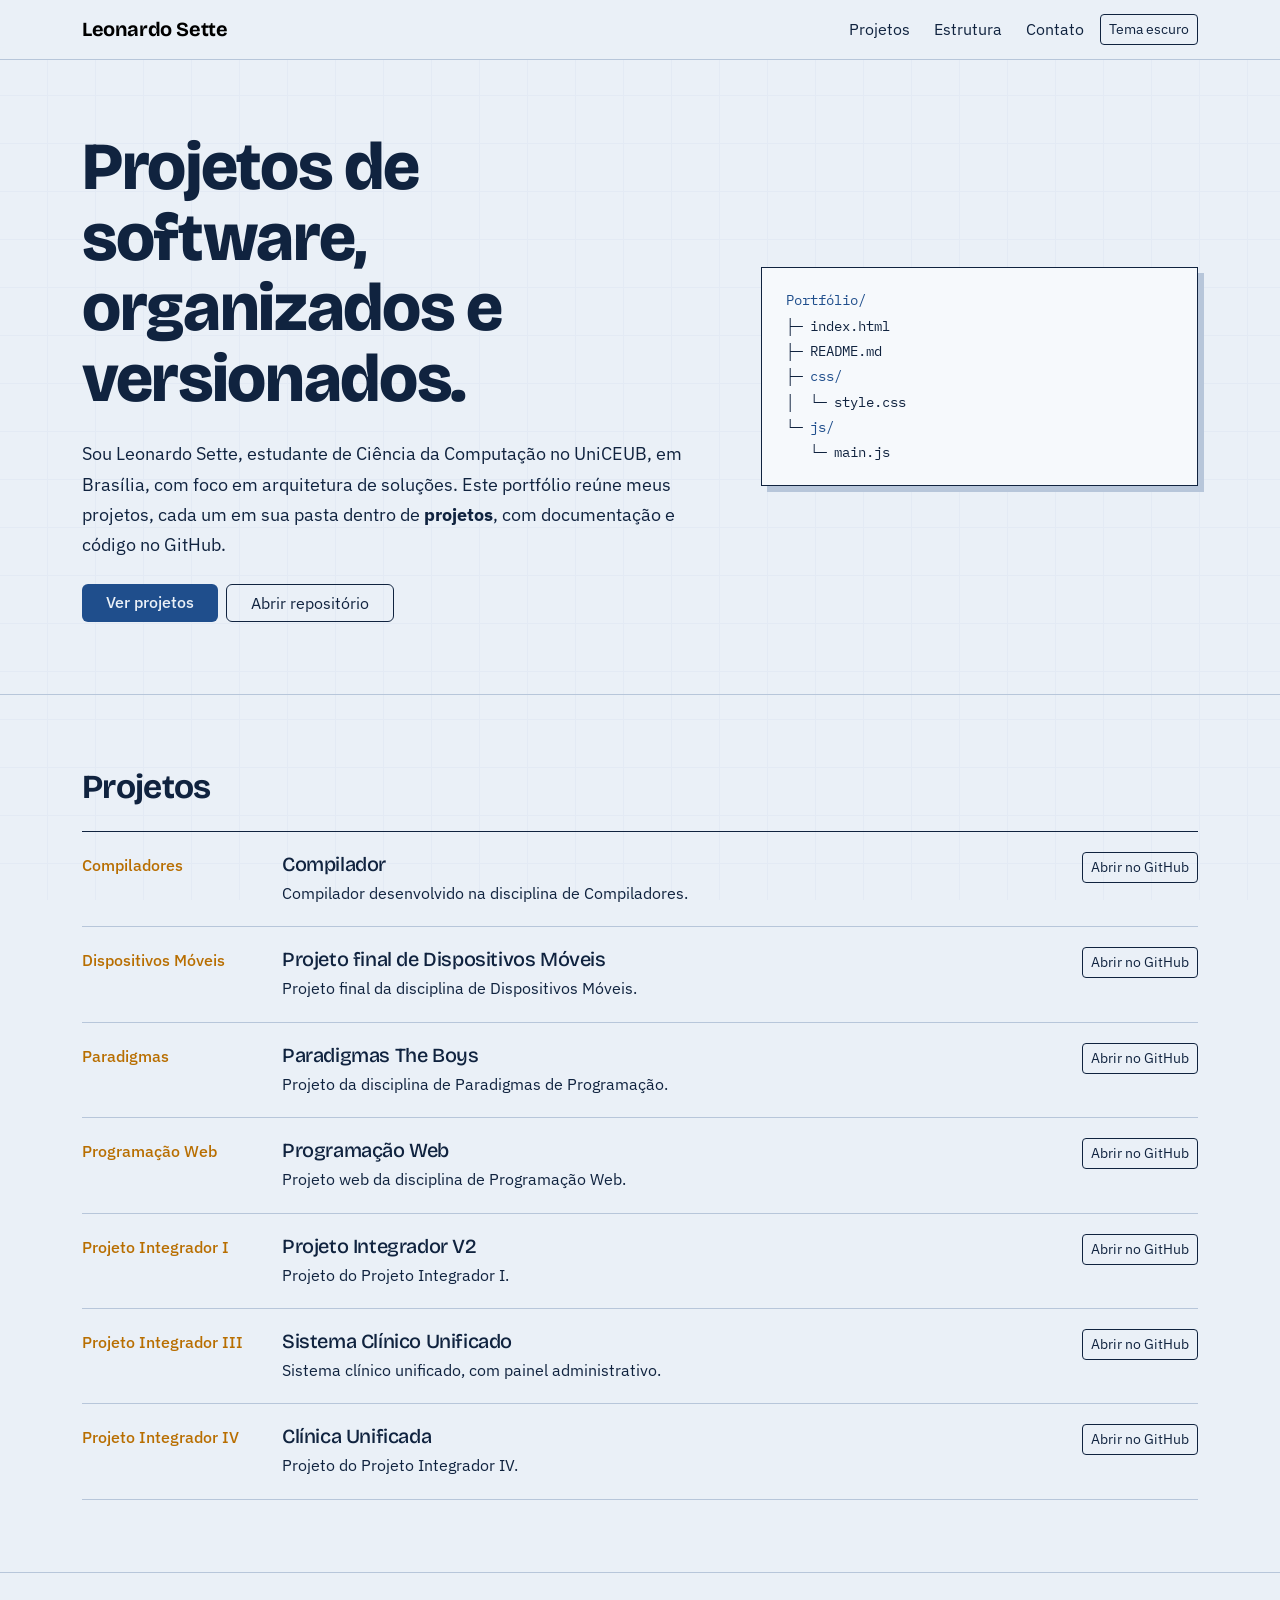
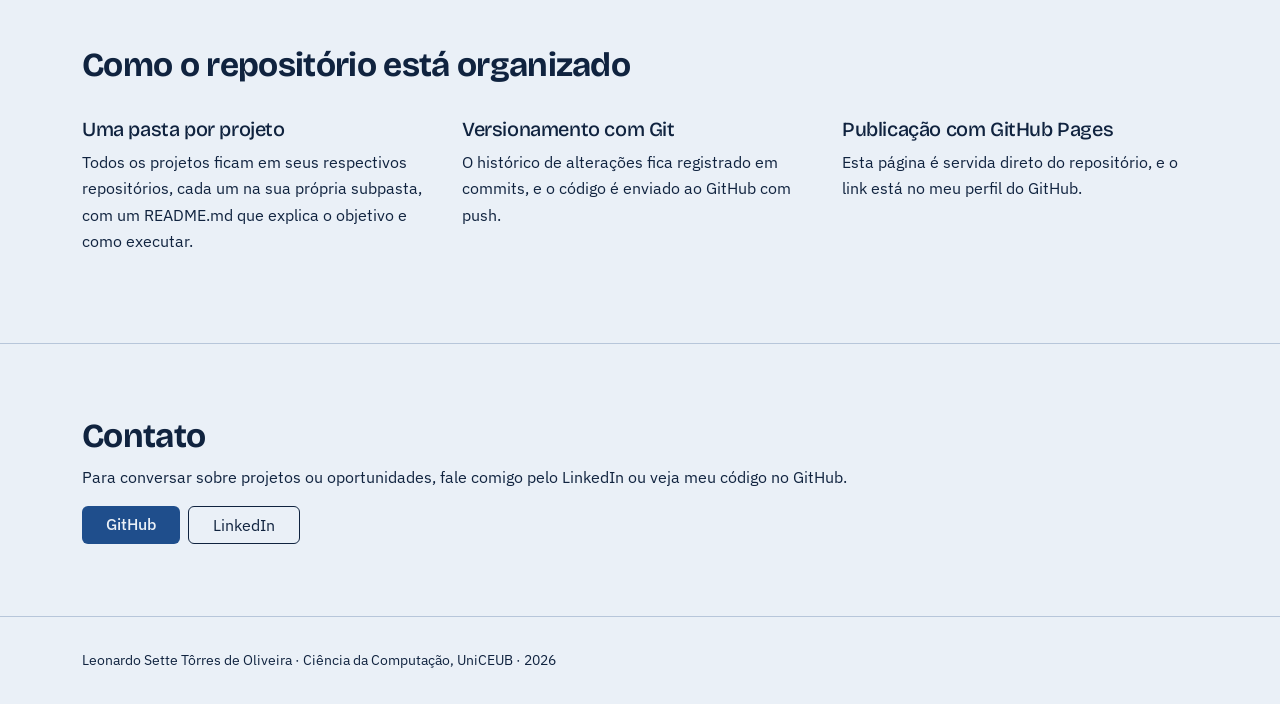
<file: index.html>
<!DOCTYPE html>
<html lang="pt-BR" data-bs-theme="light">
<head>
<meta charset="utf-8">
<meta name="viewport" content="width=device-width, initial-scale=1">
<title>Leonardo Sette | Portfólio</title>
<meta name="description" content="Portfólio de projetos acadêmicos e pessoais de Leonardo Sette, estudante de Ciência da Computação.">
<link rel="preconnect" href="https://fonts.googleapis.com">
<link rel="preconnect" href="https://fonts.gstatic.com" crossorigin>
<link href="https://fonts.googleapis.com/css2?family=Bricolage+Grotesque:wght@500;700;800&family=IBM+Plex+Sans:wght@400;500&family=IBM+Plex+Mono:wght@400&display=swap" rel="stylesheet">
<link href="https://cdn.jsdelivr.net/npm/bootstrap@5.3.3/dist/css/bootstrap.min.css" rel="stylesheet">
<link href="css/style.css" rel="stylesheet">
</head>
<body>

<nav class="navbar navbar-expand-md sticky-top">
  <div class="container">
    <a class="navbar-brand fw-bold" href="#inicio">Leonardo Sette</a>
    <button class="navbar-toggler" type="button" data-bs-toggle="collapse" data-bs-target="#menu" aria-controls="menu" aria-expanded="false" aria-label="Abrir menu">
      <span class="navbar-toggler-icon"></span>
    </button>
    <div class="collapse navbar-collapse" id="menu">
      <ul class="navbar-nav ms-auto align-items-md-center gap-md-2">
        <li class="nav-item"><a class="nav-link" href="#projetos">Projetos</a></li>
        <li class="nav-item"><a class="nav-link" href="#estrutura">Estrutura</a></li>
        <li class="nav-item"><a class="nav-link" href="#contato">Contato</a></li>
        <li class="nav-item"><button id="tema" class="btn btn-sm btn-line" type="button" aria-label="Alternar tema claro e escuro">Tema escuro</button></li>
      </ul>
    </div>
  </div>
</nav>

<header id="inicio" class="py-5">
  <div class="container py-md-4">
    <div class="row g-5 align-items-center">
      <div class="col-lg-7">
        <h1>Projetos de software, organizados e versionados.</h1>
        <p class="lead-text mt-4">
          Sou Leonardo Sette, estudante de Ciência da Computação no UniCEUB, em Brasília, com foco em arquitetura de soluções.
          Este portfólio reúne meus projetos, cada um em sua pasta dentro de <strong>projetos</strong>, com documentação e código no GitHub.
        </p>
        <div class="d-flex flex-wrap gap-2 mt-4">
          <a class="btn btn-blue px-4" href="#projetos">Ver projetos</a>
          <a class="btn btn-line px-4" id="linkRepo" href="https://github.com/leonardosette/Portfolio" target="_blank" rel="noopener">Abrir repositório</a>
        </div>
      </div>
      <div class="col-lg-5">
        <pre class="tree" aria-label="Estrutura de arquivos do portfólio"><span class="dir">Portfólio/</span>
├─ index.html
├─ README.md
├─ <span class="dir">css/</span>
│  └─ style.css
└─ <span class="dir">js/</span>
   └─ main.js</pre>
      </div>
    </div>
  </div>
</header>

<main>
  <section id="projetos">
    <div class="container">
      <h2 class="mb-4">Projetos</h2>
      <div id="lista"></div>
    </div>
  </section>

  <section id="estrutura">
    <div class="container">
      <h2>Como o repositório está organizado</h2>
      <div class="row g-4 mt-1">
        <div class="col-md-4"><h3 class="h5">Uma pasta por projeto</h3><p>Todos os projetos ficam em seus respectivos repositórios, cada um na sua própria subpasta, com um README.md que explica o objetivo e como executar.</p></div>
        <div class="col-md-4"><h3 class="h5">Versionamento com Git</h3><p>O histórico de alterações fica registrado em commits, e o código é enviado ao GitHub com push.</p></div>
        <div class="col-md-4"><h3 class="h5">Publicação com GitHub Pages</h3><p>Esta página é servida direto do repositório, e o link está no meu perfil do GitHub.</p></div>
      </div>
    </div>
  </section>

  <section id="contato">
    <div class="container">
      <h2>Contato</h2>
      <p>Para conversar sobre projetos ou oportunidades, fale comigo pelo LinkedIn ou veja meu código no GitHub.</p>
      <div class="d-flex flex-wrap gap-2">
        <a class="btn btn-blue px-4" id="linkGithub" target="_blank" rel="noopener" href="https://github.com/leonardosette">GitHub</a>
        <a class="btn btn-line px-4" id="linkLinkedin" target="_blank" rel="noopener" href="#">LinkedIn</a>
      </div>
    </div>
  </section>
</main>

<footer>
  <div class="container small">Leonardo Sette Tôrres de Oliveira · Ciência da Computação, UniCEUB · <span id="ano"></span></div>
</footer>

<script src="https://cdn.jsdelivr.net/npm/bootstrap@5.3.3/dist/js/bootstrap.bundle.min.js" defer></script>
<script src="js/main.js" defer></script>
</body>
</html>
</file>
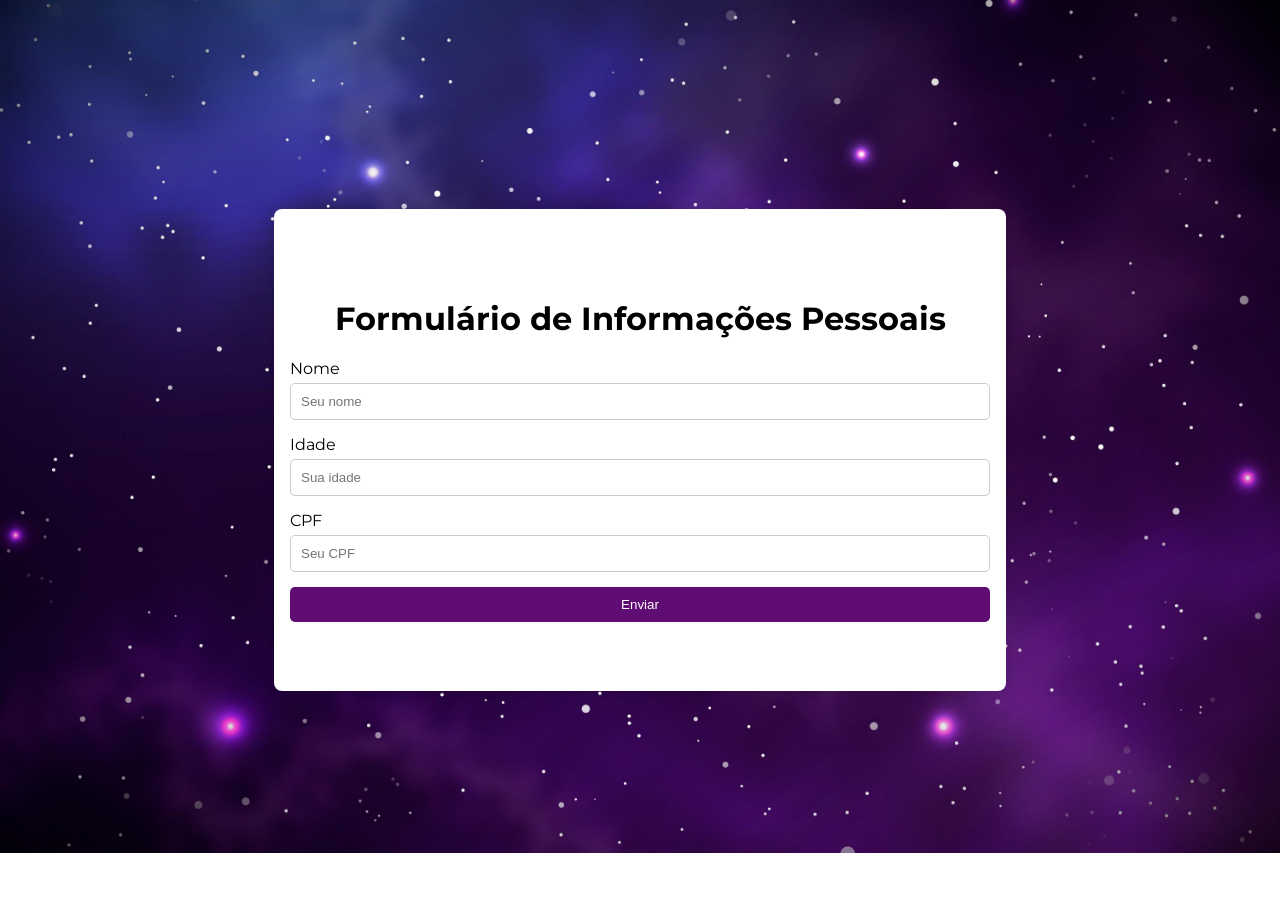
<file: projetos-academicos/ProgramacaoWeb/programacao_web_cc_b/Aulas de css-html-javascript/index.html>
<!DOCTYPE html>
<html lang="en">
<head>
    <meta charset="UTF-8">
    <meta name="viewport" content="width=device-width, initial-scale=1.0">
    <link rel="stylesheet" href="style.css" />
    <link href="https://fonts.googleapis.com/css2?family=Montserrat:wght@400;700&display=swap" rel="stylesheet">
    <script src="script.js"> </script>
    <title>Revisão</title>
</head>
<body>
    <div class="form-container">
        <h1 id="titulo">Formulário de Informações Pessoais</h1>
        <div>
            <label for="name">Nome</label>
            <input type="text" id="nome" name="name" placeholder="Seu nome">

            <label for="number">Idade</label>
            <input type="number" id="idade" name="number" placeholder="Sua idade">

            <label for="email">CPF</label>
            <input type="email" id="cpf" name="email" placeholder="Seu CPF">

            <button onclick="submeter();">Enviar</button>
        </div>
    </div>
</body>
</html>
</file>
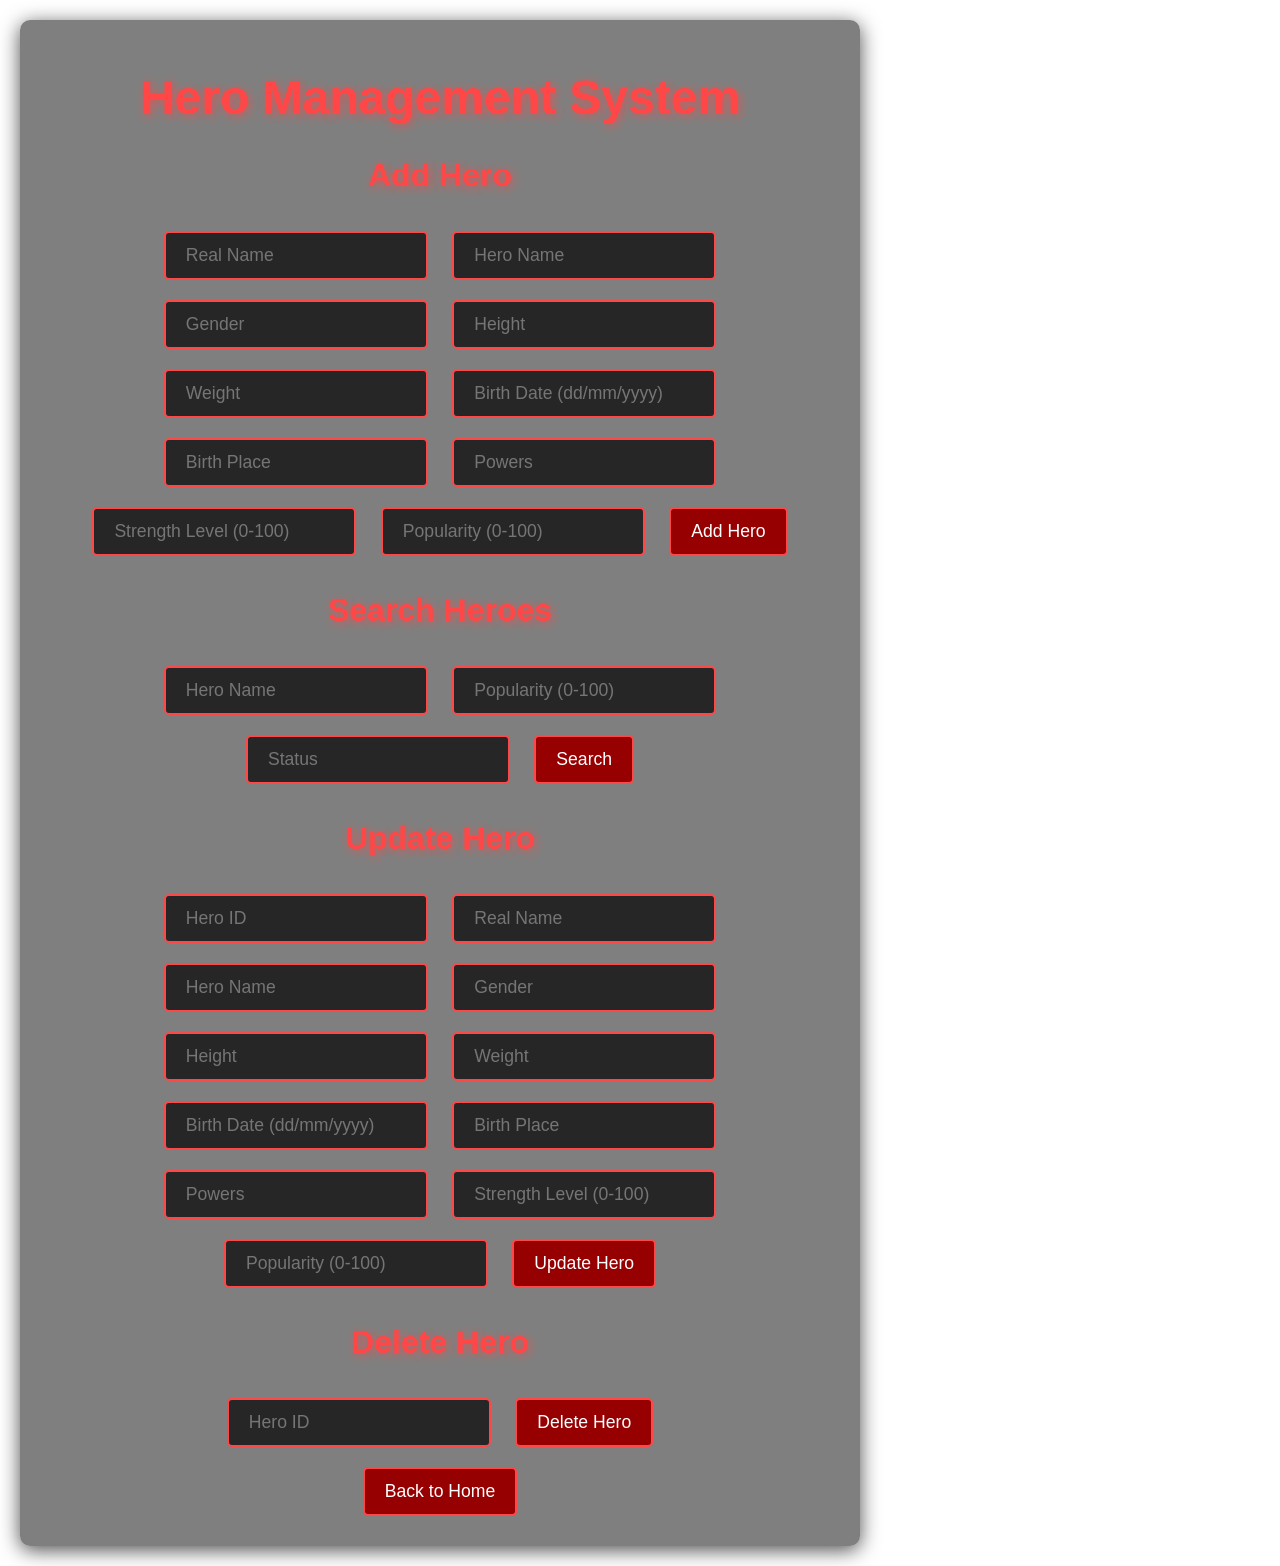
<file: projetos-academicos/Paradigmas/Paradigmas_The_Boys/heroes.html>
<!DOCTYPE html>
<html lang="pt-br">
<head>
    <meta charset="UTF-8">
    <meta name="viewport" content="width=device-width, initial-scale=1.0">
    <title>Hero - The Boys</title>
    <style>
        body {
            font-family: 'Roboto', sans-serif;
            text-align: center;
            margin: 0;
            padding: 0;
            background-image: url('https://i.pinimg.com/originals/97/6c/9f/976c9f28572614f6975d1609f5590a28.jpg');
            background-size: cover;
            background-position: center;
            animation: backgroundAnim 15s infinite alternate;
        }
    
        @keyframes backgroundAnim {
            0% { background-position: left; }
            100% { background-position: right; }
        }
    
        h1 {
            font-size: 3rem;
            color: #ff4747; /* Vermelho intenso para representar o caos de The Boys */
            text-shadow: 2px 2px 10px rgba(255, 71, 71, 0.7);
            margin-top: 30px;
            animation: fadeIn 2s ease-out;
        }

        h2{
            font-size: 2rem;
            color: #ff4747; /* Vermelho intenso para representar o caos de The Boys */
            text-shadow: 2px 2px 10px rgba(255, 71, 71, 0.7);
        }
    
        @keyframes fadeIn {
            from {
                opacity: 0;
                transform: translateY(-20px);
            }
            to {
                opacity: 1;
                transform: translateY(0);
            }
        }
    
        .container {
            margin: 20px;
            max-width: 800px;
            background: rgba(0, 0, 0, 0.5);
            border-radius: 10px;
            padding: 20px;
            box-shadow: 0 4px 20px rgba(0, 0, 0, 0.7);
            backdrop-filter: blur(10px);
        }
    
        input, button {
            margin: 10px;
            padding: 12px 20px;
            border: 2px solid #ff4747;
            border-radius: 5px;
            background-color: rgba(0, 0, 0, 0.7);
            color: #fff;
            font-size: 1.1rem;
            transition: all 0.3s ease;
        }
    
        input:focus, button:focus {
            outline: none;
            border-color: #ff4747;
            box-shadow: 0 0 10px rgba(255, 71, 71, 0.8);
        }
    
        button {
            background-color: #960000;
            cursor: pointer;
            animation: pulse 1.5s infinite alternate;
        }
    
        button:hover {
            background-color: #c80000;
        }
    
        @keyframes pulse {
            0% {
                transform: scale(1);
                box-shadow: 0 0 10px rgba(255, 71, 71, 0.5);
            }
            100% {
                transform: scale(1.1);
                box-shadow: 0 0 20px rgba(255, 71, 71, 0.7);
            }
        }
    
        /* GIF de background, por exemplo, do personagem ou da ação */
        /*.gif-background {
            width: 100%;
            height: 200px;
            background: url('https://i.pinimg.com/originals/e9/ba/0b/e9ba0bfab5b79ff4eee89219c374aea8.gif') no-repeat center center;
            background-size: cover;
            margin-bottom: 20px;
        }*/
    
        .button-container {
            display: flex;
            justify-content: center;
            align-items: center;
            margin-top: 20px;
        }
    </style>
</head>
<body>
    <div class="container">
        <h1>Hero Management System</h1>
        <div>
            <h2>Add Hero</h2>
            <input type="text" id="real_name" placeholder="Real Name">
            <input type="text" id="hero_name" placeholder="Hero Name">
            <input type="text" id="gender" placeholder="Gender">
            <input type="number" id="height" placeholder="Height">
            <input type="number" id="weight" placeholder="Weight">
            <input type="text" id="birth_date" placeholder="Birth Date (dd/mm/yyyy)">
            <input type="text" id="birth_place" placeholder="Birth Place">
            <input type="text" id="powers" placeholder="Powers">
            <input type="number" id="strength_level" placeholder="Strength Level (0-100)">
            <input type="number" id="popularity" placeholder="Popularity (0-100)">
            <input type="text" id="battle_history" placeholder="Battle History" style="display: none;">
            <button onclick="addHero()">Add Hero</button>
        </div>
        <div>
            <h2>Search Heroes</h2>
            <input type="text" id="search_hero_name" placeholder="Hero Name">
            <input type="number" id="search_popularity" placeholder="Popularity (0-100)">
            <input type="text" id="search_status" placeholder="Status">
            <button onclick="searchHeroes()">Search</button>
            <div id="hero_results" style="color: azure;"></div>
        </div>
        <div>
            <h2>Update Hero</h2>
            <input type="number" id="update_hero_id" placeholder="Hero ID" oninput="fetchHeroById()">
            <input type="text" id="update_real_name" placeholder="Real Name">
            <input type="text" id="update_hero_name" placeholder="Hero Name">
            <input type="text" id="update_gender" placeholder="Gender">
            <input type="number" id="update_height" placeholder="Height">
            <input type="number" id="update_weight" placeholder="Weight">
            <input type="text" id="update_birth_date" placeholder="Birth Date (dd/mm/yyyy)">
            <input type="text" id="update_birth_place" placeholder="Birth Place">
            <input type="text" id="update_powers" placeholder="Powers">
            <input type="number" id="update_strength_level" placeholder="Strength Level (0-100)">
            <input type="number" id="update_popularity" placeholder="Popularity (0-100)">
            <input type="text" id="update_battle_history" placeholder="Battle History" style="display: none;">
            <button onclick="updateHero()">Update Hero</button>
        </div>
        <div>
            <h2>Delete Hero</h2>
            <input type="number" id="delete_hero_id" placeholder="Hero ID">
            <button onclick="deleteHero()">Delete Hero</button>
        </div>
        <div>
            <button onclick="goBack()">Back to Home</button>
        </div>
    </div>
    <script>
        async function addHero() {
            const hero = {
                real_name: document.getElementById('real_name').value,
                hero_name: document.getElementById('hero_name').value,
                gender: document.getElementById('gender').value,
                height: document.getElementById('height').value,
                weight: document.getElementById('weight').value,
                birth_date: document.getElementById('birth_date').value,
                birth_place: document.getElementById('birth_place').value,
                powers: document.getElementById('powers').value,
                strength_level: document.getElementById('strength_level').value,
                popularity: document.getElementById('popularity').value,
                battle_history: document.getElementById('battle_history').value
            };
            const response = await fetch('/heroes', {
                method: 'POST',
                headers: {
                    'Content-Type': 'application/json'
                },
                body: JSON.stringify(hero)
            });
            const result = await response.json();
            alert(result.message);
        }

        async function searchHeroes() {
            const name = document.getElementById('search_hero_name').value;
            const popularity = document.getElementById('search_popularity').value;
            const status = document.getElementById('search_status').value;

            const queryParams = new URLSearchParams();
            if (name) queryParams.append('name', name);
            if (popularity) queryParams.append('popularity', popularity);
            if (status) queryParams.append('status', status);

            const response = await fetch(`/heroes?${queryParams.toString()}`);
            const heroes = await response.json();
            const resultsDiv = document.getElementById('hero_results');
            resultsDiv.innerHTML = '';
            if (heroes.message) {
                resultsDiv.textContent = heroes.message; // Exibe a mensagem de "nenhum herÃ³i encontrado"
            } else {
                heroes.forEach(hero => {
                    const heroDiv = document.createElement('div');
                    heroDiv.innerHTML = `
                        <p><strong>Hero Name:</strong> ${hero[2]}</p>
                        <p><strong>Real Name:</strong> ${hero[1]}</p>
                        <p><strong>Gender:</strong> ${hero[3]}</p>
                        <p><strong>Height:</strong> ${hero[4]}</p>
                        <p><strong>Weight:</strong> ${hero[5]}</p>
                        <p><strong>Birth Date:</strong> ${hero[6]}</p>
                        <p><strong>Birth Place:</strong> ${hero[7]}</p>
                        <p><strong>Powers:</strong> ${hero[8]}</p>
                        <p><strong>Strength Level:</strong> ${hero[9]}</p>
                        <p><strong>Popularity:</strong> ${hero[10]}</p>
                        <p><strong>Status:</strong> ${hero[11]}</p>
                        <p><strong>Battle History:</strong> ${hero[12]}</p>
                    `;                 
                    resultsDiv.appendChild(heroDiv);
                });
            }
        }

        async function updateHero() {
            const hero_id = document.getElementById('update_hero_id').value;
            const hero = {
                real_name: document.getElementById('update_real_name').value,
                hero_name: document.getElementById('update_hero_name').value,
                gender: document.getElementById('update_gender').value,
                height: document.getElementById('update_height').value,
                weight: document.getElementById('update_weight').value,
                birth_date: document.getElementById('update_birth_date').value,
                birth_place: document.getElementById('update_birth_place').value,
                powers: document.getElementById('update_powers').value,
                strength_level: document.getElementById('update_strength_level').value,
                popularity: document.getElementById('update_popularity').value,
                battle_history: document.getElementById('update_battle_history').value
            };
            const response = await fetch(`/heroes/${hero_id}`, {
                method: 'PUT',
                headers: {
                    'Content-Type': 'application/json'
                },
                body: JSON.stringify(hero)
            });
            const result = await response.json();
            alert(result.message);
        }

        async function fetchHeroById() {
            const hero_id = document.getElementById('update_hero_id').value;
            if (!hero_id) return; // Não buscar se o campo estiver vazio

            const response = await fetch(`/heroes/${hero_id}`);
            if (response.ok) {
                const hero = await response.json();

                document.getElementById('update_real_name').value = hero.real_name || '';
                document.getElementById('update_hero_name').value = hero.hero_name || '';
                document.getElementById('update_gender').value = hero.gender || '';
                document.getElementById('update_height').value = hero.height || '';
                document.getElementById('update_weight').value = hero.weight || '';
                document.getElementById('update_birth_date').value = hero.birth_date || '';
                document.getElementById('update_birth_place').value = hero.birth_place || '';
                document.getElementById('update_powers').value = hero.powers || '';
                document.getElementById('update_strength_level').value = hero.strength_level || '';
                document.getElementById('update_popularity').value = hero.popularity || '';
                document.getElementById('update_battle_history').value = hero.battle_history || '';
            } else {
                alert('Hero not found!');
            }
        }

        async function deleteHero() {
            const hero_id = document.getElementById('delete_hero_id').value;
            const response = await fetch(`/heroes/${hero_id}`, {
                method: 'DELETE'
            });
            const result = await response.json();
            alert(result.message);
        }

        function goBack() {
            window.location.href = '/';
        }
    </script>
</body>
</html>
</file>
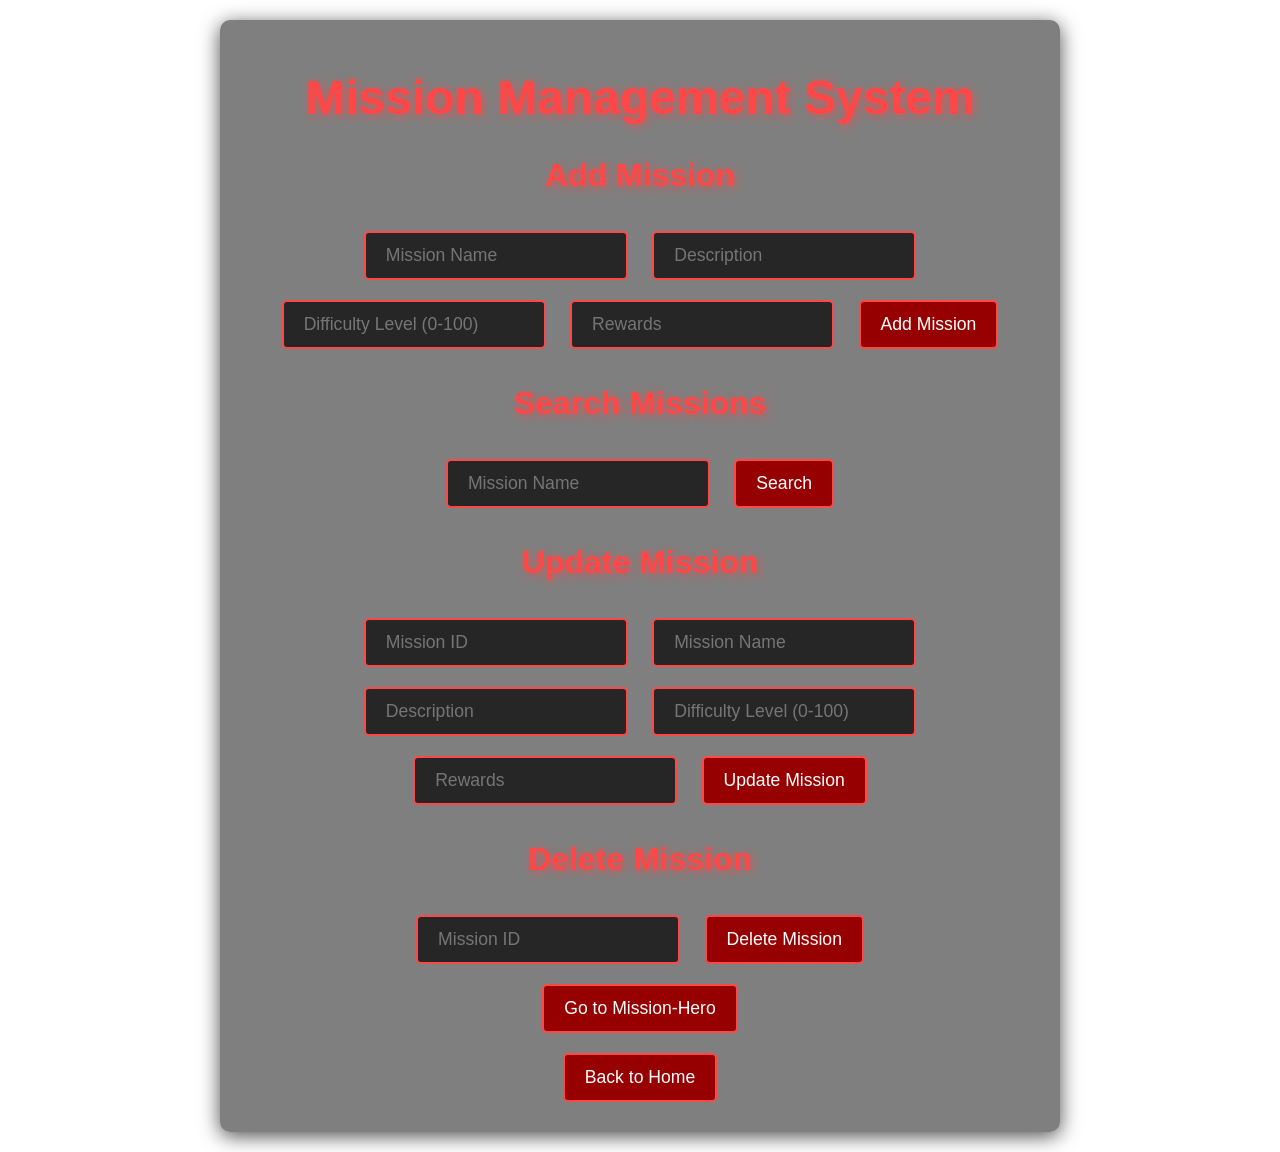
<file: projetos-academicos/Paradigmas/Paradigmas_The_Boys/missao.html>
<!DOCTYPE html>
<html lang="pt-br">
<head>
    <meta charset="UTF-8">
    <meta name="viewport" content="width=device-width, initial-scale=1.0">
    <title>MissÃµes - The Boys</title>
    <style>
        body {
            font-family: 'Roboto', sans-serif;
            text-align: center;
            margin: 0;
            padding: 0;
            background-image: url('https://images.alphacoders.com/136/1362150.jpeg');
            background-size: cover;
            background-position: center;
            animation: backgroundAnim 15s infinite alternate;
            color: #fff;
        }
    
        @keyframes backgroundAnim {
            0% { background-position: left; }
            100% { background-position: right; }
        }
    
        h1, h2 {
            color: #ff4747;
            text-shadow: 2px 2px 10px rgba(255, 71, 71, 0.7);
        }
    
        h1 {
            font-size: 3rem;
            margin-top: 30px;
            animation: fadeIn 2s ease-out;
        }
    
        h2 {
            font-size: 2rem;
        }
    
        @keyframes fadeIn {
            from {
                opacity: 0;
                transform: translateY(-20px);
            }
            to {
                opacity: 1;
                transform: translateY(0);
            }
        }
    
        .container {
            margin: 20px auto;
            max-width: 800px;
            background: rgba(0, 0, 0, 0.5);
            border-radius: 10px;
            padding: 20px;
            box-shadow: 0 4px 20px rgba(0, 0, 0, 0.7);
            backdrop-filter: blur(10px);
        }
    
        input, button {
            margin: 10px;
            padding: 12px 20px;
            border: 2px solid #ff4747;
            border-radius: 5px;
            background-color: rgba(0, 0, 0, 0.7);
            color: #fff;
            font-size: 1.1rem;
            transition: all 0.3s ease;
        }
    
        input:focus, button:focus {
            outline: none;
            box-shadow: 0 0 10px rgba(255, 71, 71, 0.8);
        }
    
        button {
            cursor: pointer;
            background-color: #960000;
            animation: pulse 1.5s infinite alternate;
        }
    
        button:hover {
            background-color: #c80000;
        }
    
        @keyframes pulse {
            0% {
                transform: scale(1);
                box-shadow: 0 0 10px rgba(255, 71, 71, 0.5);
            }
            100% {
                transform: scale(1.1);
                box-shadow: 0 0 20px rgba(255, 71, 71, 0.7);
            }
        }
    </style>
</head>
<body>
    <div class="container">
        <h1>Mission Management System</h1>
        <div>
            <h2>Add Mission</h2>
            <input type="text" id="mission_name" placeholder="Mission Name">
            <input type="text" id="description" placeholder="Description">
            <input type="number" id="difficulty_level" placeholder="Difficulty Level (0-100)">
            <input type="text" id="rewards" placeholder="Rewards">
            <button onclick="addMission()">Add Mission</button>
        </div>
        <div>
            <h2>Search Missions</h2>
            <input type="text" id="search_mission_name" placeholder="Mission Name">
            <button onclick="searchMissions()">Search</button>
            <div id="mission_results"></div>
        </div>
        <div>
            <h2>Update Mission</h2>
            <input type="number" id="update_mission_id" placeholder="Mission ID">
            <input type="text" id="update_mission_name" placeholder="Mission Name">
            <input type="text" id="update_description" placeholder="Description">
            <input type="number" id="update_difficulty_level" placeholder="Difficulty Level (0-100)">
            <input type="text" id="update_rewards" placeholder="Rewards">
            <button onclick="updateMission()">Update Mission</button>
        </div>
        <div>
            <h2>Delete Mission</h2>
            <input type="number" id="delete_mission_id" placeholder="Mission ID">
            <button onclick="deleteMission()">Delete Mission</button>
        </div>
        <div>
            <button onclick="goToMissionHero()">Go to Mission-Hero</button>
        </div>
        <div>
            <button onclick="goBack()">Back to Home</button>
        </div>
    </div>
    <script>
        async function addMission() {
            const mission = {
                mission_name: document.getElementById('mission_name').value,
                description: document.getElementById('description').value,
                difficulty_level: document.getElementById('difficulty_level').value,
                rewards: document.getElementById('rewards').value
            };
            const response = await fetch('/missions', {
                method: 'POST',
                headers: {
                    'Content-Type': 'application/json'
                },
                body: JSON.stringify(mission)
            });
            const result = await response.json();
            alert(result.message);
        }

        async function searchMissions() {
            const name = document.getElementById('search_mission_name').value;
            const response = await fetch(`/missions?name=${name}`);
            const missions = await response.json();
            const resultsDiv = document.getElementById('mission_results');
            resultsDiv.innerHTML = '';
            missions.forEach(mission => {
                const missionDiv = document.createElement('div');
                missionDiv.innerHTML = `
                        <p><strong>Mission Name:</strong> ${mission[1]}</p>
                        <p><strong>Description:</strong> ${mission[2]}</p>
                        <p><strong>Difficulty Level:</strong> ${mission[3]}</p>
                        <p><strong>Rewards:</strong> ${mission[4]}</p>
                    `;                
                    resultsDiv.appendChild(missionDiv);
            });
        }

        async function updateMission() {
            const mission_id = document.getElementById('update_mission_id').value;
            const mission = {
                mission_name: document.getElementById('update_mission_name').value,
                description: document.getElementById('update_description').value,
                difficulty_level: document.getElementById('update_difficulty_level').value,
                rewards: document.getElementById('update_rewards').value
            };
            const response = await fetch(`/missions/${mission_id}`, {
                method: 'PUT',
                headers: {
                    'Content-Type': 'application/json'
                },
                body: JSON.stringify(mission)
            });
            const result = await response.json();
            alert(result.message);
        }

        async function deleteMission() {
            const mission_id = document.getElementById('delete_mission_id').value;
            const response = await fetch(`/missions/${mission_id}`, {
                method: 'DELETE'
            });
            const result = await response.json();
            alert(result.message);
        }

        function goToMissionHero() {
            window.location.href = '/missao-heroi.html';
        }

        function goBack() {
            window.location.href = '/';
        }
    </script>
</body>
</html>
</file>
<file: css/style.css>
/* Portfólio de Leonardo Sette: tema "planta de arquitetura" */

/* Tema "planta de arquitetura": papel azulado e tinta marinho */
:root, [data-bs-theme="light"] {
  --paper: #eaf0f7; --ink: #10233f; --line: #b7c6da; --blue: #1f4e8c; --mark: #b86e00; --panel: #f6f9fc;
  --bs-body-bg: var(--paper); --bs-body-color: var(--ink); --bs-link-color: var(--blue);
}
[data-bs-theme="dark"] {
  --paper: #0f2742; --ink: #e6eef8; --line: #2d4a70; --blue: #8fb8f0; --mark: #f0b44c; --panel: #14304f;
  --bs-body-bg: var(--paper); --bs-body-color: var(--ink); --bs-link-color: var(--blue);
}
body {
  font-family: "IBM Plex Sans", system-ui, sans-serif; line-height: 1.65;
  background-image: linear-gradient(var(--line) 1px, transparent 1px), linear-gradient(90deg, var(--line) 1px, transparent 1px);
  background-size: 48px 48px; background-position: -1px -1px;
  background-attachment: fixed;
}
body::before { content: ""; position: fixed; inset: 0; background: var(--paper); opacity: .88; z-index: -1; }
h1, h2, h3, .navbar-brand { font-family: "Bricolage Grotesque", system-ui, sans-serif; letter-spacing: -.02em; }
h1 { font-weight: 800; font-size: clamp(2.4rem, 6vw, 4.2rem); line-height: 1.05; }
h2 { font-weight: 700; font-size: clamp(1.6rem, 3vw, 2.1rem); }
a { text-underline-offset: 3px; }
.navbar { background: color-mix(in srgb, var(--paper) 92%, transparent); border-bottom: 1px solid var(--line); backdrop-filter: blur(6px); }
.navbar .nav-link { color: var(--ink); }
.navbar .nav-link:hover { color: var(--blue); }
section { padding: 4.5rem 0; border-top: 1px solid var(--line); }
.lead-text { max-width: 60ch; font-size: 1.15rem; }
.btn-blue { background: var(--blue); color: var(--paper); border: 0; font-weight: 500; }
.btn-blue:hover { background: var(--ink); color: var(--paper); }
.btn-line { border: 1px solid var(--ink); color: var(--ink); background: transparent; }
.btn-line:hover { background: var(--ink); color: var(--paper); }
.btn:focus-visible, a:focus-visible, button:focus-visible { outline: 3px solid var(--mark); outline-offset: 2px; }

/* A estrutura do repositório é o elemento de destaque */
.tree {
  background: var(--panel); border: 1.5px solid var(--ink); padding: 1.25rem 1.5rem;
  font-family: "IBM Plex Mono", ui-monospace, monospace; font-size: .88rem; line-height: 1.8; overflow-x: auto; margin: 0;
  box-shadow: 6px 6px 0 var(--line);
}
.tree .dir { color: var(--blue); }
.tree .hot { color: var(--mark); }

.proj { display: grid; grid-template-columns: 11rem 1fr auto; gap: 1rem 1.5rem; align-items: start; padding: 1.25rem 0; border-bottom: 1px solid var(--line); }
.proj:first-child { border-top: 1.5px solid var(--ink); }
.proj .materia { font-weight: 500; color: var(--mark); }
.proj h3 { font-size: 1.25rem; margin: 0 0 .25rem; }
.proj p { margin: 0; max-width: 60ch; }
@media (max-width: 767px) { .proj { grid-template-columns: 1fr; gap: .4rem; } }

.video { position: relative; aspect-ratio: 16 / 9; border: 1.5px solid var(--ink); background: var(--panel); box-shadow: 6px 6px 0 var(--line); }
.video iframe { position: absolute; inset: 0; width: 100%; height: 100%; border: 0; }
footer { border-top: 1px solid var(--line); padding: 2rem 0; }
@media (prefers-reduced-motion: reduce) { * { transition: none !important; animation: none !important; } }
</file>
<file: projetos-academicos/ProgramacaoWeb/programacao_web_cc_b/Aulas de css-html-javascript/style.css>
body {
    font-family: Montserrat, sans-serif;
    display: flex;
    justify-content: center;
    align-items: center;
    height: 100vh;
    margin: 0;
    background-image: url('imagem.jpg');
    background-repeat: no-repeat;
    background-size: 100%;
}

.form-container {
    width: 700px;
    height: 50vh;
    padding: 16px;
    background-color: white;
    border-radius: 8px;
    box-shadow: 0px 0px 10px 0px rgba(0,0,0,0.1);
    display: flex;
    flex-direction: column;
    justify-content: center;
}

form {
    display: flex;
    flex-direction: column;
}

label {
    margin-bottom: 5px;
}

input {
    margin-bottom: 15px;
    padding: 10px;
    border-radius: 5px;
    border: 1px solid #ccc;
}

button {
    padding: 10px;
    background-color: #600c75;
    color: white;
    border: none;
    border-radius: 5px;
    cursor: pointer;
}

button:hover {
    background-color: #bf47dd;
}

h1 {
    text-align: center;
}
div {
    display: flex;
    flex-direction: column;
}
</file>
